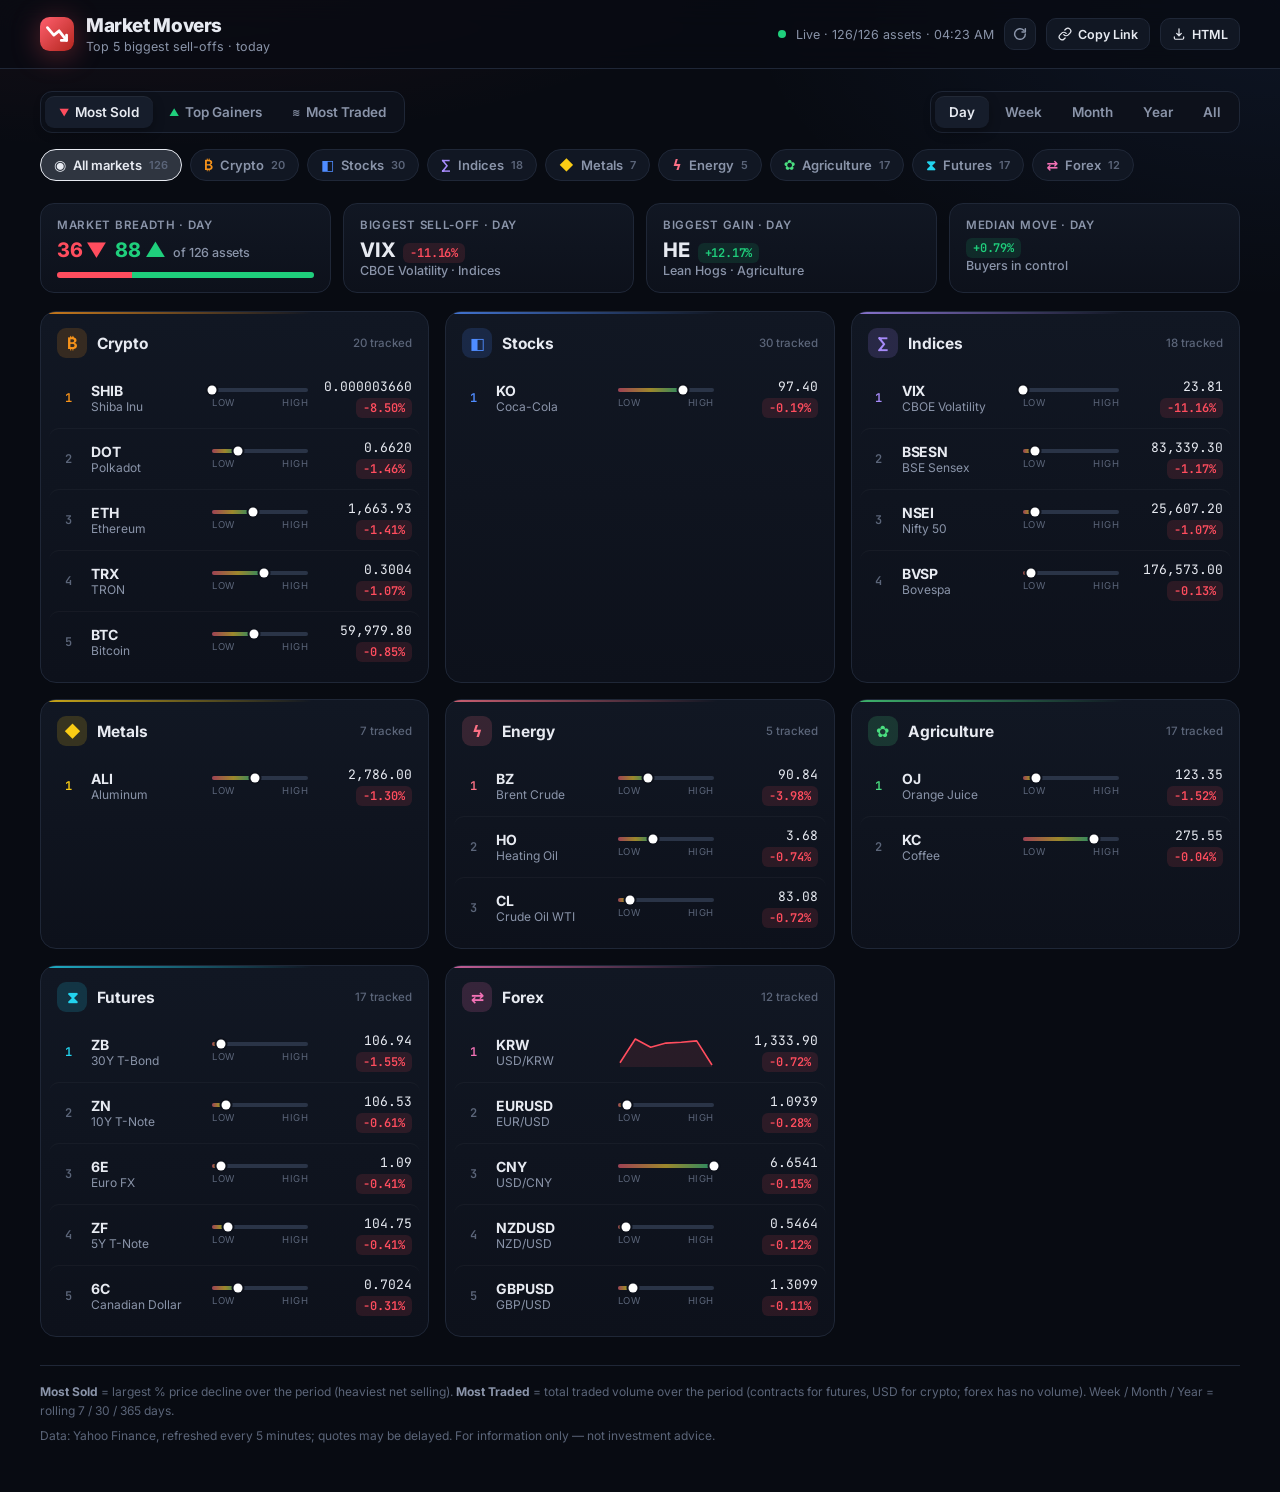
<file: public/index.html>
<!doctype html>
<html lang="en">
<head>
  <meta charset="utf-8">
  <meta name="viewport" content="width=device-width, initial-scale=1">
  <title>Market Movers — Top 5 Sell-offs</title>
  <meta name="description" content="Top 5 most sold-off, best performing and most traded assets across crypto, stocks, indices, metals, energy, agriculture, futures and forex.">
  <link rel="preconnect" href="https://fonts.googleapis.com">
  <link rel="preconnect" href="https://fonts.gstatic.com" crossorigin>
  <link href="https://fonts.googleapis.com/css2?family=Inter:wght@400;500;600;700;800&family=JetBrains+Mono:wght@500;600&display=swap" rel="stylesheet">
  <link rel="stylesheet" href="styles.css">
</head>
<body>
  <header class="topbar">
    <div class="brand">
      <div class="logo" aria-hidden="true">
        <svg viewBox="0 0 32 32" width="34" height="34">
          <rect width="32" height="32" rx="9" fill="url(#lg)"/>
          <path d="M7 10 L13 17 L18 13 L25 22" fill="none" stroke="#fff" stroke-width="2.6" stroke-linecap="round" stroke-linejoin="round"/>
          <path d="M20 22 H25 V17" fill="none" stroke="#fff" stroke-width="2.6" stroke-linecap="round" stroke-linejoin="round"/>
          <defs><linearGradient id="lg" x1="0" y1="0" x2="1" y2="1"><stop offset="0" stop-color="#ff5f6d"/><stop offset="1" stop-color="#b3261e"/></linearGradient></defs>
        </svg>
      </div>
      <div>
        <h1>Market Movers</h1>
        <p id="tagline">Top 5 biggest sell-offs</p>
      </div>
    </div>
    <div class="status">
      <span id="status-dot" class="dot loading"></span>
      <span id="status-text">Connecting…</span>
      <button id="refresh-btn" class="icon-btn" title="Refresh now" aria-label="Refresh">
        <svg viewBox="0 0 24 24" width="16" height="16"><path d="M20 12a8 8 0 1 1-2.34-5.66M20 4v5h-5" fill="none" stroke="currentColor" stroke-width="2.2" stroke-linecap="round" stroke-linejoin="round"/></svg>
      </button>
      <button id="share-btn" class="pill-btn" title="Copy shareable public link">
        <svg viewBox="0 0 24 24" width="14" height="14"><path d="M10 13a5 5 0 0 0 7.54.54l3-3a5 5 0 0 0-7.07-7.07l-1.72 1.71M14 11a5 5 0 0 0-7.54-.54l-3 3a5 5 0 0 0 7.07 7.07l1.71-1.71" fill="none" stroke="currentColor" stroke-width="2.1" stroke-linecap="round" stroke-linejoin="round"/></svg>
        <span id="share-label">Copy Link</span>
      </button>
      <button id="download-btn" class="pill-btn" title="Download standalone HTML file with embedded data">
        <svg viewBox="0 0 24 24" width="14" height="14"><path d="M12 3v12m0 0-4-4m4 4 4-4M4 17v2a2 2 0 0 0 2 2h12a2 2 0 0 0 2-2v-2" fill="none" stroke="currentColor" stroke-width="2.1" stroke-linecap="round" stroke-linejoin="round"/></svg>
        <span>HTML</span>
      </button>
    </div>
  </header>

  <main>
    <section class="controls">
      <div class="seg" id="mode-seg" role="tablist" aria-label="Ranking">
        <button data-mode="losers"><span class="arrow down">▼</span> Most Sold</button>
        <button data-mode="gainers"><span class="arrow up">▲</span> Top Gainers</button>
        <button data-mode="volume"><span class="arrow">≋</span> Most Traded</button>
      </div>
      <div class="seg" id="tf-seg" role="tablist" aria-label="Timeframe">
        <button data-tf="1D">Day</button>
        <button data-tf="1W">Week</button>
        <button data-tf="1M">Month</button>
        <button data-tf="1Y">Year</button>
        <button data-tf="ALL">All</button>
      </div>
    </section>

    <nav class="chips" id="cat-chips" aria-label="Asset class"></nav>

    <section class="pulse" id="pulse"></section>

    <section class="grid" id="grid">
      <div class="loading-state">
        <div class="spinner"></div>
        <p>Fetching market data… (first load can take ~10 seconds)</p>
      </div>
    </section>

    <footer class="foot">
      <p><b>Most Sold</b> = largest % price decline over the period (heaviest net selling).
        <b>Most Traded</b> = total traded volume over the period (contracts for futures, USD for crypto; forex has no volume).
        Week / Month / Year = rolling 7 / 30 / 365 days.</p>
      <p>Data: Yahoo Finance, refreshed every 5 minutes; quotes may be delayed. For information only — not investment advice.</p>
    </footer>
  </main>

  <div class="modal" id="modal" hidden>
    <div class="modal-backdrop" data-close></div>
    <div class="modal-card" role="dialog" aria-modal="true" aria-labelledby="m-title">
      <button class="icon-btn modal-x" data-close aria-label="Close">✕</button>
      <div id="modal-body"></div>
    </div>
  </div>

  <script src="app.js"></script>
</body>
</html>
</file>
<file: public/styles.css>
:root {
  --bg: #080b12;
  --bg2: #0d111b;
  --panel: #111723;
  --panel2: #161d2b;
  --border: #1f2737;
  --border2: #2a3447;
  --text: #e7eaf1;
  --muted: #8a94a9;
  --dim: #5b6579;
  --up: #1fcf7c;
  --down: #ff4d5e;
  --up-bg: rgba(31, 207, 124, .12);
  --down-bg: rgba(255, 77, 94, .12);
  --brand: #ff4d5e;
  --radius: 16px;
  --mono: "JetBrains Mono", ui-monospace, SFMono-Regular, Menlo, monospace;
}

* { box-sizing: border-box; }
html, body { margin: 0; }
body {
  font-family: "Inter", system-ui, -apple-system, "Segoe UI", Roboto, sans-serif;
  background:
    radial-gradient(1200px 500px at 10% -10%, rgba(255, 77, 94, .10), transparent 60%),
    radial-gradient(900px 500px at 100% 0%, rgba(79, 140, 255, .08), transparent 60%),
    var(--bg);
  color: var(--text);
  min-height: 100vh;
  -webkit-font-smoothing: antialiased;
}
button { font: inherit; color: inherit; }
[hidden] { display: none !important; }

/* ---------- Top bar ---------- */
.topbar {
  position: sticky; top: 0; z-index: 20;
  display: flex; align-items: center; justify-content: space-between; gap: 16px;
  padding: 14px clamp(16px, 4vw, 40px);
  background: rgba(8, 11, 18, .78);
  backdrop-filter: blur(14px);
  border-bottom: 1px solid var(--border);
}
.brand { display: flex; align-items: center; gap: 12px; }
.brand h1 { margin: 0; font-size: 19px; font-weight: 800; letter-spacing: -.02em; }
.brand p { margin: 2px 0 0; font-size: 12.5px; color: var(--muted); }
.logo { display: grid; filter: drop-shadow(0 4px 14px rgba(255, 77, 94, .35)); }

.status { display: flex; align-items: center; gap: 10px; font-size: 12.5px; color: var(--muted); }
.dot { width: 8px; height: 8px; border-radius: 50%; background: var(--dim); flex: none; }
.dot.live { background: var(--up); box-shadow: 0 0 0 0 rgba(31, 207, 124, .6); animation: pulse 2s infinite; }
.dot.demo { background: #facc15; }
.dot.error { background: var(--down); }
.dot.loading { background: #4f8cff; animation: blink 1s infinite; }
@keyframes pulse { 0% { box-shadow: 0 0 0 0 rgba(31, 207, 124, .55); } 70% { box-shadow: 0 0 0 8px rgba(31, 207, 124, 0); } 100% { box-shadow: 0 0 0 0 rgba(31, 207, 124, 0); } }
@keyframes blink { 50% { opacity: .3; } }

.icon-btn {
  display: inline-grid; place-items: center;
  width: 32px; height: 32px; border-radius: 10px;
  background: var(--panel); border: 1px solid var(--border); cursor: pointer;
  transition: background .15s, border-color .15s, transform .15s;
}
.icon-btn:hover { background: var(--panel2); border-color: var(--border2); }
.icon-btn.spinning svg { animation: spin .8s linear infinite; }

.pill-btn {
  display: inline-flex; align-items: center; gap: 6px;
  height: 32px; padding: 0 11px; border-radius: 10px;
  background: var(--panel); border: 1px solid var(--border); cursor: pointer;
  font-size: 12.5px; font-weight: 600; color: var(--text); white-space: nowrap;
  transition: background .15s, border-color .15s, color .15s;
}
.pill-btn:hover { background: var(--panel2); border-color: var(--border2); }
.pill-btn.copied { border-color: var(--up); color: var(--up); background: var(--up-bg); }
@keyframes spin { to { transform: rotate(360deg); } }

main { padding: 22px clamp(16px, 4vw, 40px) 40px; max-width: 1560px; margin: 0 auto; }

/* ---------- Controls ---------- */
.controls { display: flex; flex-wrap: wrap; gap: 12px; justify-content: space-between; align-items: center; }
.seg {
  display: inline-flex; padding: 4px; gap: 2px;
  background: var(--bg2); border: 1px solid var(--border); border-radius: 12px;
}
.seg button {
  border: 0; background: transparent; cursor: pointer;
  padding: 8px 14px; border-radius: 9px;
  font-size: 13.5px; font-weight: 600; color: var(--muted);
  transition: background .15s, color .15s;
  display: inline-flex; align-items: center; gap: 6px;
}
.seg button:hover { color: var(--text); }
.seg button.active { background: var(--panel2); color: var(--text); box-shadow: 0 1px 0 rgba(255, 255, 255, .05) inset, 0 4px 12px rgba(0, 0, 0, .3); }
.arrow { font-size: 10px; color: var(--muted); }
.arrow.down { color: var(--down); }
.arrow.up { color: var(--up); }

.chips { display: flex; gap: 8px; margin: 16px 0 18px; overflow-x: auto; padding-bottom: 4px; scrollbar-width: none; }
.chips::-webkit-scrollbar { display: none; }
.chip {
  display: inline-flex; align-items: center; gap: 7px; white-space: nowrap;
  padding: 7px 13px; border-radius: 999px; cursor: pointer;
  background: var(--panel); border: 1px solid var(--border);
  font-size: 13px; font-weight: 600; color: var(--muted);
  transition: all .15s;
}
.chip:hover { color: var(--text); border-color: var(--border2); }
.chip.active { color: var(--text); border-color: var(--accent, var(--text)); background: color-mix(in srgb, var(--accent, #fff) 14%, var(--panel)); }
.chip .ci { color: var(--accent, var(--muted)); font-size: 14px; line-height: 1; }
.chip .cn { font-size: 11px; color: var(--dim); font-weight: 600; }

/* ---------- Pulse strip ---------- */
.pulse { display: grid; grid-template-columns: repeat(auto-fit, minmax(220px, 1fr)); gap: 12px; margin-bottom: 18px; }
.tile {
  background: linear-gradient(180deg, var(--panel), var(--bg2));
  border: 1px solid var(--border); border-radius: 14px; padding: 14px 16px;
  min-height: 84px;
}
.tile.click { cursor: pointer; transition: border-color .15s, transform .15s; }
.tile.click:hover { border-color: var(--border2); transform: translateY(-1px); }
.tile .tl { font-size: 11.5px; color: var(--muted); text-transform: uppercase; letter-spacing: .06em; font-weight: 600; }
.tile .tv { margin-top: 6px; font-size: 20px; font-weight: 750; letter-spacing: -.01em; display: flex; align-items: baseline; gap: 8px; flex-wrap: wrap; }
.tile .ts { font-size: 12.5px; color: var(--muted); font-weight: 500; }
.breadth { display: flex; height: 6px; border-radius: 6px; overflow: hidden; margin-top: 10px; background: var(--border); }
.breadth .b-down { background: var(--down); }
.breadth .b-up { background: var(--up); }

/* ---------- Grid & cards ---------- */
.grid { display: grid; grid-template-columns: repeat(auto-fill, minmax(380px, 1fr)); gap: 16px; }
.card {
  position: relative;
  background: linear-gradient(180deg, var(--panel), var(--bg2));
  border: 1px solid var(--border); border-radius: var(--radius);
  padding: 16px 16px 10px; overflow: hidden;
  animation: rise .35s ease both;
}
.card::before {
  content: ""; position: absolute; inset: 0 0 auto 0; height: 2px;
  background: linear-gradient(90deg, var(--accent), transparent 70%);
  opacity: .8;
}
@keyframes rise { from { opacity: 0; transform: translateY(6px); } to { opacity: 1; transform: none; } }
.card.wide { grid-column: 1 / -1; }
.card-h { display: flex; align-items: center; gap: 10px; margin-bottom: 10px; }
.badge {
  width: 30px; height: 30px; border-radius: 9px; display: grid; place-items: center;
  background: color-mix(in srgb, var(--accent) 16%, transparent); color: var(--accent);
  font-size: 16px; font-weight: 700;
}
.card-h h2 { margin: 0; font-size: 15.5px; font-weight: 700; }
.card-h .sub { margin-left: auto; font-size: 11.5px; color: var(--dim); font-weight: 500; }

.rows { list-style: none; margin: 0; padding: 0; }
.row {
  display: grid; grid-template-columns: 22px minmax(0, 1fr) 96px minmax(92px, auto);
  align-items: center; gap: 12px;
  padding: 10px 8px; margin: 0 -8px; border-radius: 10px; cursor: pointer;
  transition: background .12s;
}
.row + .row { border-top: 1px solid rgba(255, 255, 255, .035); }
.row:hover, .row:focus-visible { background: rgba(255, 255, 255, .035); outline: none; }
.rank {
  font-family: var(--mono); font-size: 12px; color: var(--dim); font-weight: 600; text-align: center;
}
.row:first-child .rank { color: var(--accent); }
.ident { min-width: 0; display: flex; flex-direction: column; }
.sym { font-weight: 700; font-size: 14px; letter-spacing: -.01em; }
.name { font-size: 12px; color: var(--muted); white-space: nowrap; overflow: hidden; text-overflow: ellipsis; }
.vals { display: flex; flex-direction: column; align-items: flex-end; gap: 3px; }
.price { font-family: var(--mono); font-size: 13px; font-variant-numeric: tabular-nums; }
.vol { font-family: var(--mono); font-size: 13px; font-weight: 600; }
.chg {
  font-family: var(--mono); font-size: 12px; font-weight: 600; font-variant-numeric: tabular-nums;
  padding: 2px 7px; border-radius: 6px; white-space: nowrap;
}
.chg.down { color: var(--down); background: var(--down-bg); }
.chg.up { color: var(--up); background: var(--up-bg); }
.chg.flat { color: var(--muted); background: rgba(255, 255, 255, .05); }
.empty-row { padding: 22px 0; text-align: center; color: var(--dim); font-size: 13px; }

.spark { height: 30px; }
.sparkline { width: 96px; height: 30px; display: block; }
.sparkline .line { fill: none; stroke: currentColor; stroke-width: 1.6; vector-effect: non-scaling-stroke; stroke-linejoin: round; }
.sparkline .area { fill: currentColor; opacity: .1; }
.sparkline.down, .chart.down { color: var(--down); }
.sparkline.up, .chart.up { color: var(--up); }
.sparkline.flat { color: var(--muted); }

.range { width: 96px; display: flex; flex-direction: column; gap: 5px; justify-content: center; height: 30px; }
.range .track { position: relative; height: 4px; border-radius: 4px; background: var(--border2); }
.range .fill { position: absolute; inset: 0 auto 0 0; border-radius: 4px; background: linear-gradient(90deg, var(--down), #facc15, var(--up)); opacity: .55; }
.range .knob { position: absolute; top: 50%; width: 9px; height: 9px; border-radius: 50%; background: #fff; transform: translate(-50%, -50%); box-shadow: 0 0 0 2px var(--bg2); }
.range .rl { font-size: 9.5px; color: var(--dim); display: flex; justify-content: space-between; text-transform: uppercase; letter-spacing: .05em; }

/* All-timeframes layout */
.tf-cols { display: grid; grid-template-columns: repeat(4, minmax(0, 1fr)); gap: 18px; }
.tf-col h3 { margin: 4px 0 4px; font-size: 11.5px; text-transform: uppercase; letter-spacing: .07em; color: var(--muted); font-weight: 700; }
.tf-col .row { grid-template-columns: 18px minmax(0, 1fr) auto; gap: 10px; padding: 8px; }
@media (max-width: 1100px) { .tf-cols { grid-template-columns: repeat(2, minmax(0, 1fr)); } }
@media (max-width: 560px) {
  .tf-cols { grid-template-columns: 1fr; }
  .grid { grid-template-columns: 1fr; }
  .row { grid-template-columns: 20px minmax(0, 1fr) 70px auto; gap: 8px; }
  .sparkline, .range { width: 70px; }
  .status #status-text { display: none; }
}

.loading-state, .empty { grid-column: 1 / -1; display: grid; place-items: center; gap: 12px; padding: 80px 20px; color: var(--muted); text-align: center; }
.spinner { width: 34px; height: 34px; border-radius: 50%; border: 3px solid var(--border2); border-top-color: var(--brand); animation: spin .8s linear infinite; }

.foot { margin-top: 28px; font-size: 12px; color: var(--dim); line-height: 1.6; border-top: 1px solid var(--border); padding-top: 16px; }
.foot p { margin: 0 0 6px; }
.foot b { color: var(--muted); }

/* ---------- Modal ---------- */
.modal { position: fixed; inset: 0; z-index: 50; display: grid; place-items: center; padding: 20px; }
.modal-backdrop { position: absolute; inset: 0; background: rgba(3, 5, 10, .72); backdrop-filter: blur(4px); animation: fade .2s ease; }
.modal-card {
  position: relative; width: min(860px, 100%); max-height: calc(100vh - 40px); overflow: auto;
  background: var(--panel); border: 1px solid var(--border2); border-radius: 20px;
  padding: 22px; box-shadow: 0 30px 80px rgba(0, 0, 0, .6);
  animation: pop .22s ease;
}
@keyframes fade { from { opacity: 0; } }
@keyframes pop { from { opacity: 0; transform: translateY(10px) scale(.98); } }
.modal-x { position: absolute; top: 16px; right: 16px; }
.m-head { display: flex; gap: 14px; align-items: center; padding-right: 44px; }
.m-head .badge { width: 42px; height: 42px; font-size: 20px; border-radius: 12px; }
.m-head h2 { margin: 0; font-size: 20px; font-weight: 800; letter-spacing: -.02em; }
.m-head p { margin: 2px 0 0; color: var(--muted); font-size: 12.5px; }
.m-price { display: flex; align-items: baseline; gap: 12px; margin: 18px 0 6px; flex-wrap: wrap; }
.m-price .big { font-family: var(--mono); font-size: 30px; font-weight: 600; letter-spacing: -.02em; }
.m-price .cur { color: var(--dim); font-size: 13px; }
.m-price .chg { font-size: 14px; padding: 3px 9px; }
.m-bar { display: flex; justify-content: space-between; align-items: center; gap: 10px; flex-wrap: wrap; margin: 12px 0 6px; }
.m-bar .seg button { padding: 6px 11px; font-size: 12.5px; }
#range-chg { font-size: 12.5px; color: var(--muted); }
#chart { position: relative; height: 260px; margin: 0 -4px; }
.chart .cl { fill: none; stroke: currentColor; stroke-width: 2; stroke-linejoin: round; }
.chart .gl { stroke: var(--border); stroke-width: 1; }
.chart .base { stroke: var(--dim); stroke-width: 1; stroke-dasharray: 3 4; }
.chart .gt { fill: var(--dim); font-size: 10.5px; font-family: var(--mono); }
.chart .hl { stroke: var(--muted); stroke-width: 1; stroke-dasharray: 2 3; }
.chart .hd { fill: currentColor; stroke: var(--panel); stroke-width: 2; }
.tip {
  position: absolute; top: 6px; pointer-events: none;
  background: var(--panel2); border: 1px solid var(--border2); border-radius: 8px;
  padding: 6px 9px; font-size: 12px; font-family: var(--mono); white-space: nowrap;
  transform: translateX(-50%); box-shadow: 0 8px 20px rgba(0, 0, 0, .4);
}
.tip span { color: var(--muted); margin-right: 6px; }
.m-stats { display: grid; grid-template-columns: repeat(4, minmax(0, 1fr)); gap: 10px; margin-top: 16px; }
.m-stat { background: var(--bg2); border: 1px solid var(--border); border-radius: 12px; padding: 12px; }
.m-stat .k { font-size: 11px; color: var(--muted); text-transform: uppercase; letter-spacing: .06em; font-weight: 600; }
.m-stat .v { margin-top: 6px; }
.m-stat .v .chg { font-size: 14px; }
.m-stat .s { margin-top: 6px; font-size: 11.5px; color: var(--dim); font-family: var(--mono); }
.m-meta { display: grid; grid-template-columns: repeat(auto-fit, minmax(160px, 1fr)); gap: 10px; margin-top: 10px; }
.m-meta .m-stat .v { font-family: var(--mono); font-size: 13px; }
@media (max-width: 640px) { .m-stats { grid-template-columns: repeat(2, minmax(0, 1fr)); } }
</file>
